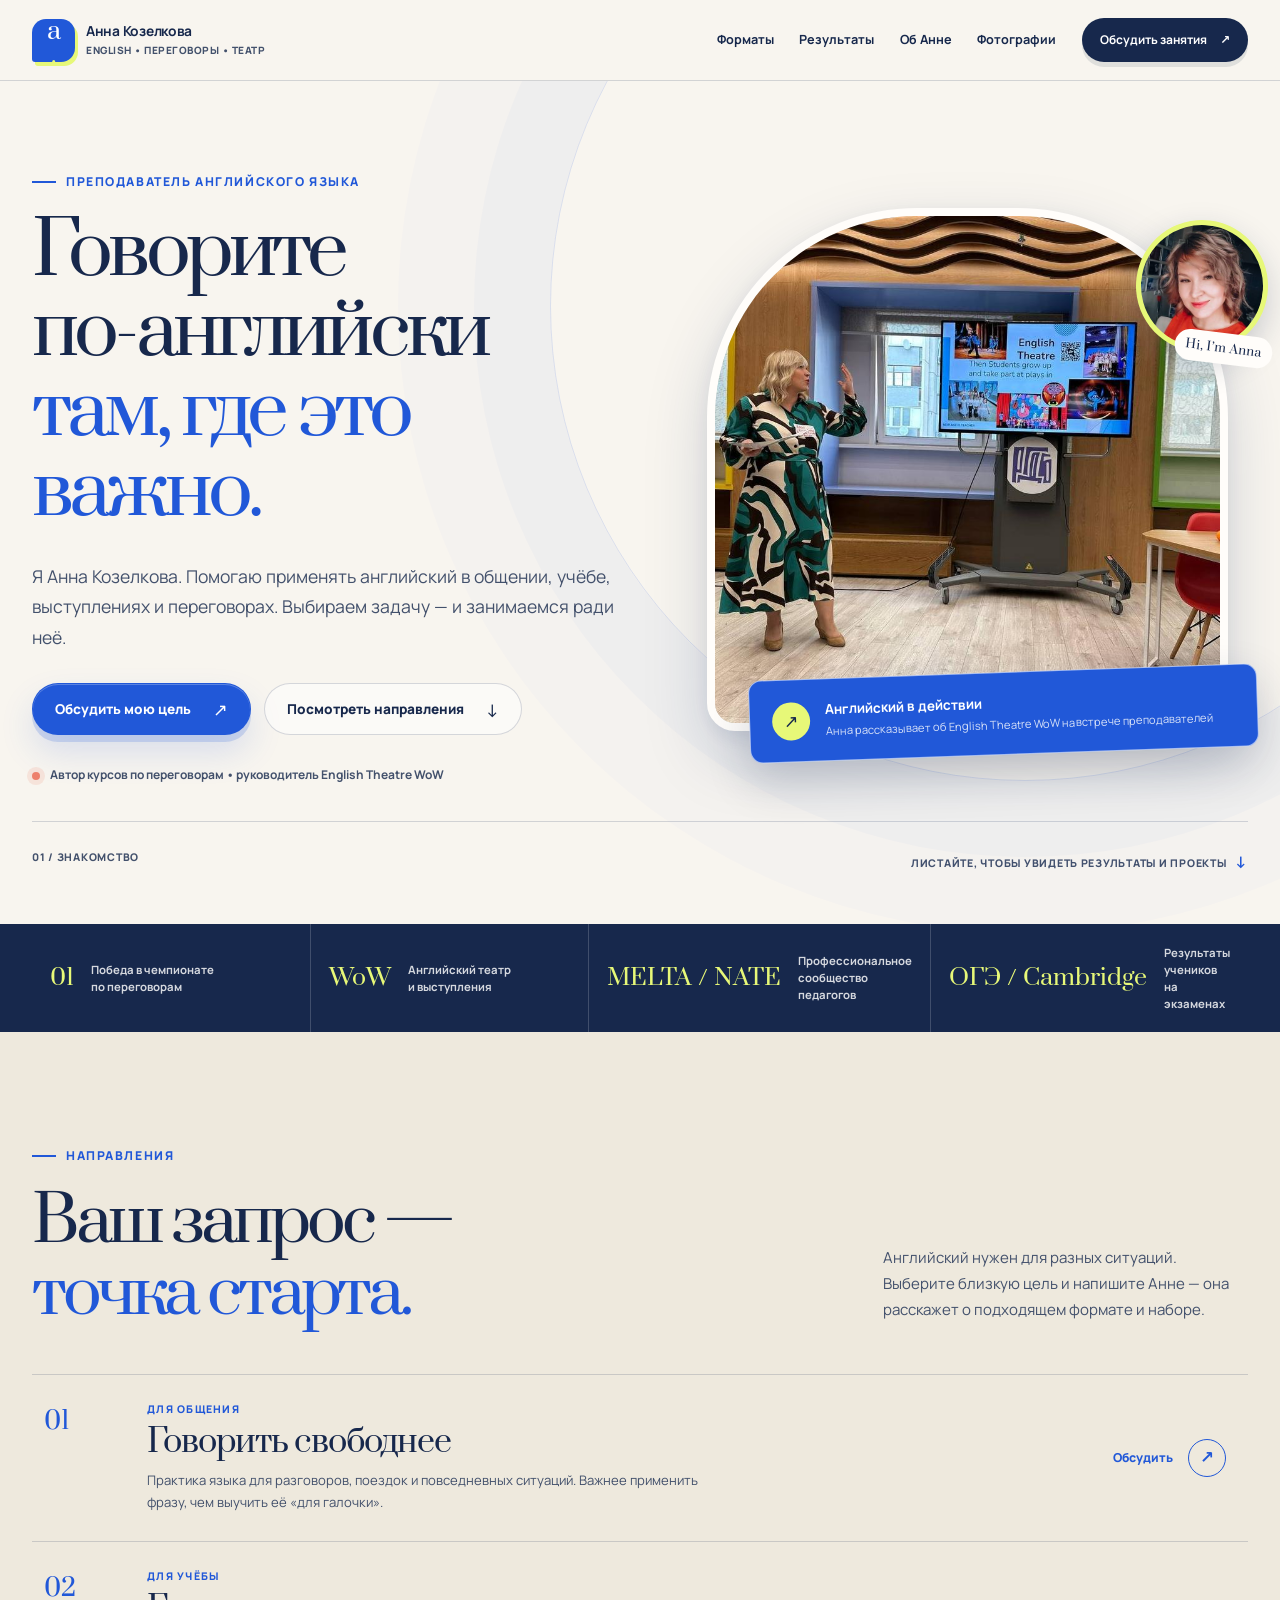
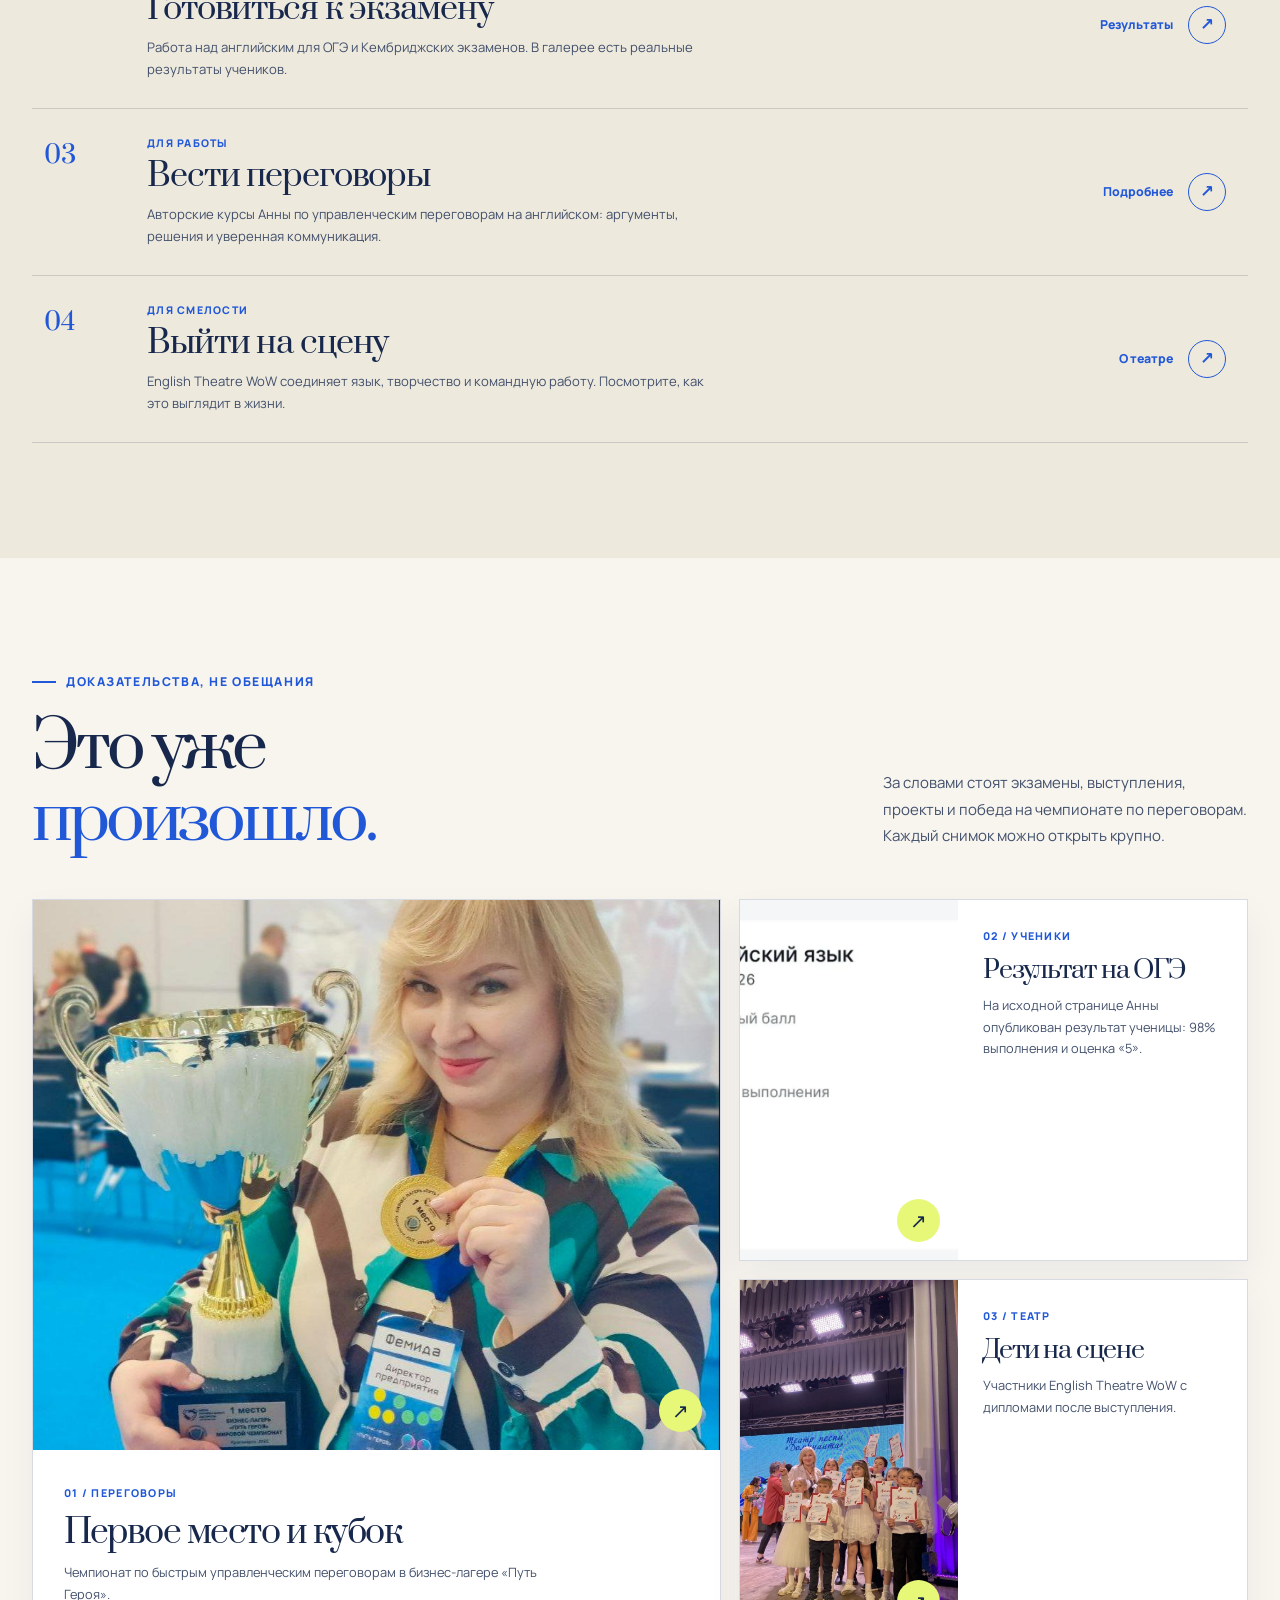
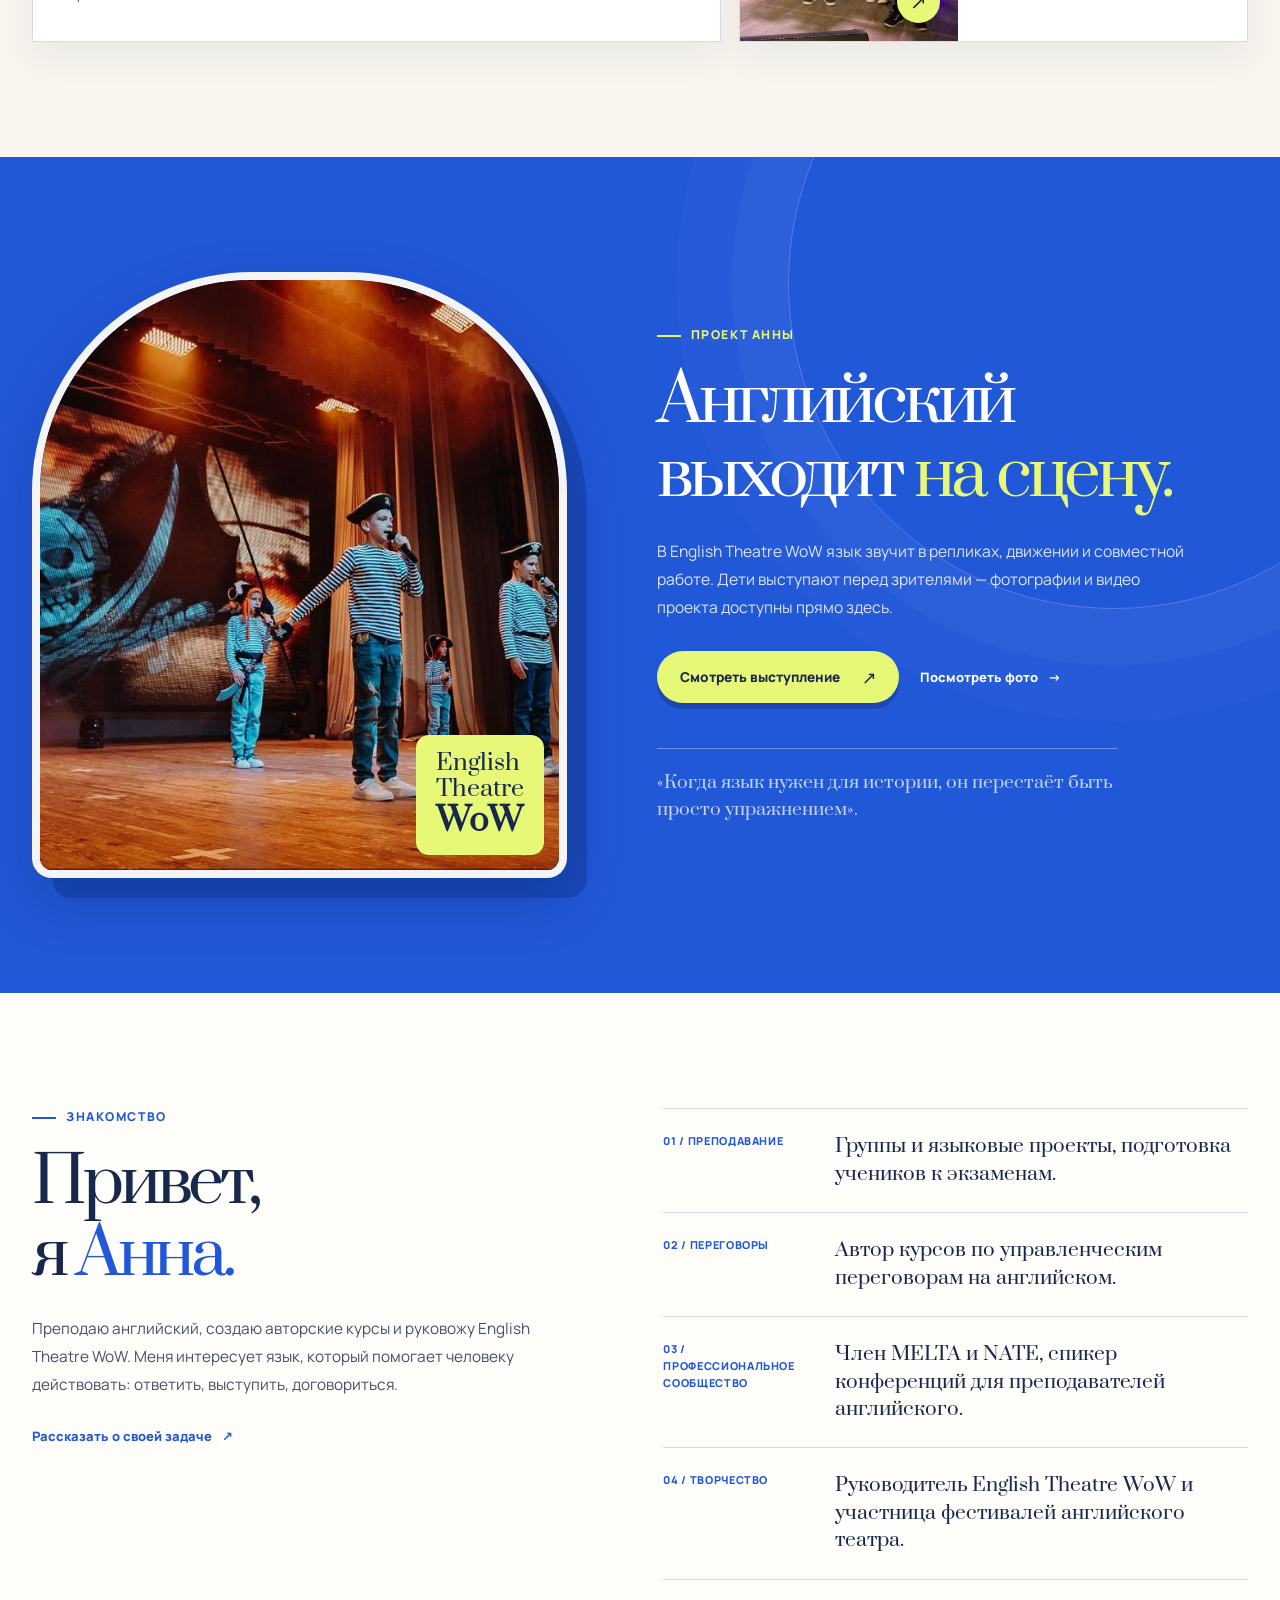
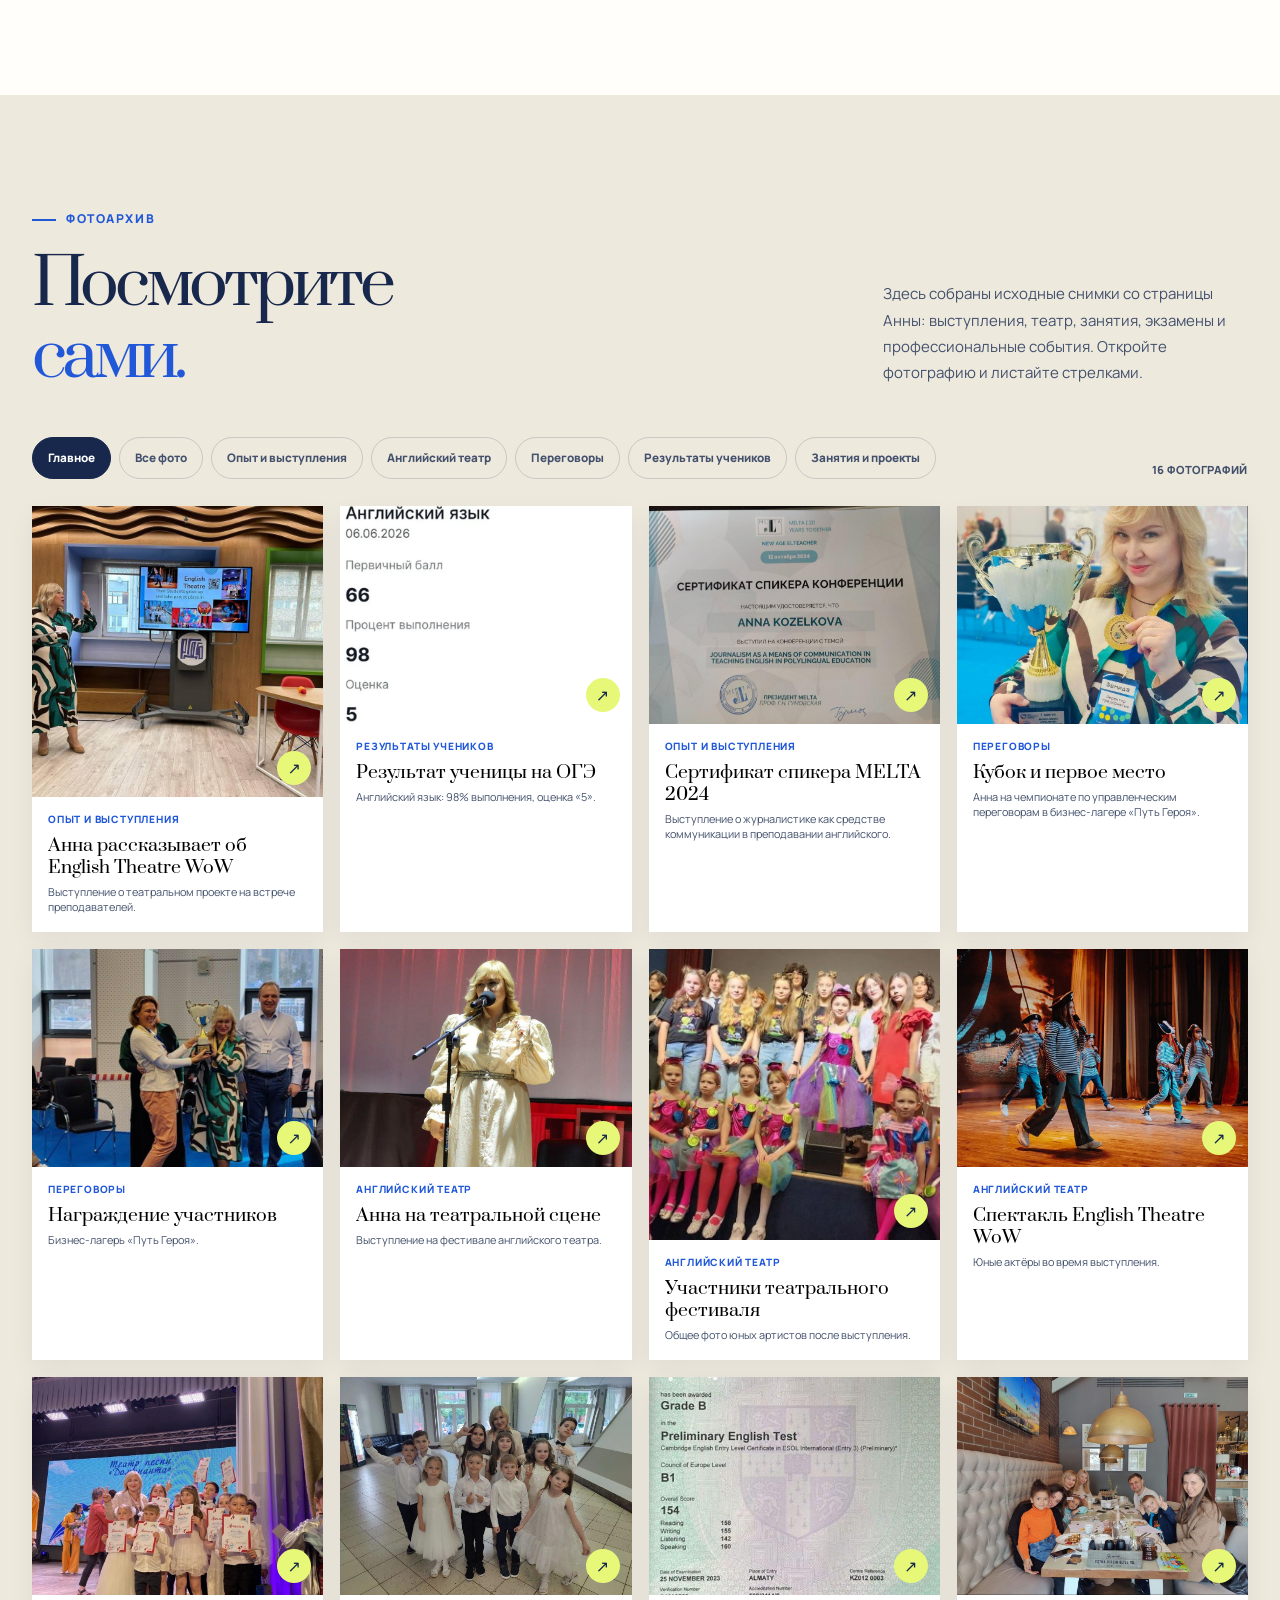
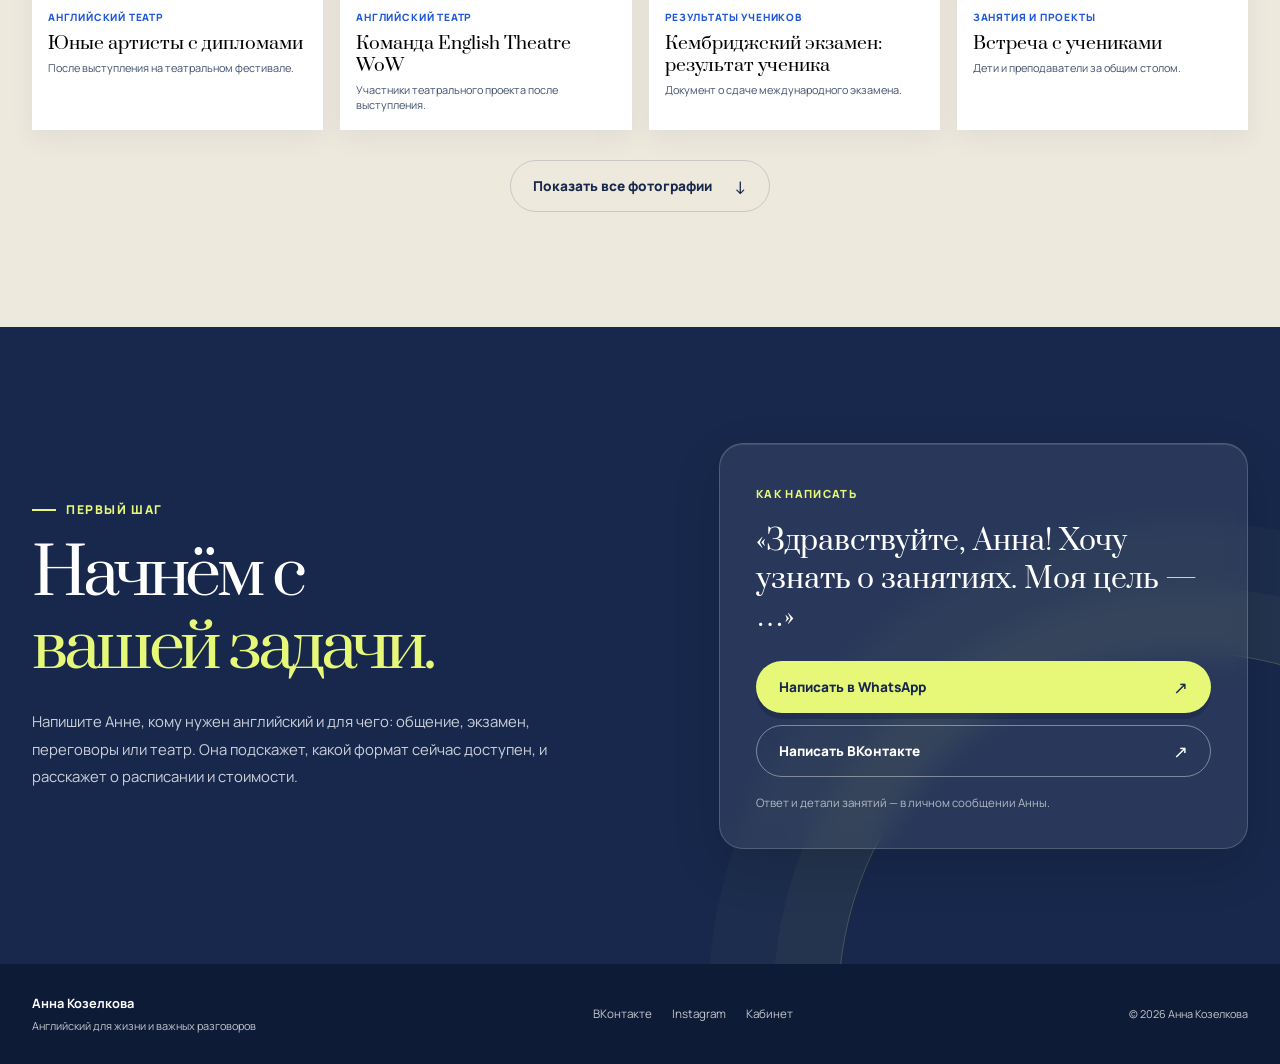
<file: index.html>
<!doctype html>
<html lang="ru">
<head>
  <meta charset="utf-8">
  <meta name="viewport" content="width=device-width, initial-scale=1">
  <meta name="theme-color" content="#182b54">
  <meta name="description" content="Анна Козелкова — преподаватель английского языка, автор курсов по переговорам и руководитель English Theatre WoW. Занятия под вашу цель, реальные проекты и результаты учеников.">
  <meta property="og:title" content="Анна Козелкова — английский для жизни и важных разговоров">
  <meta property="og:description" content="Английский для общения, экзаменов, выступлений и переговоров. Познакомьтесь с преподавателем и обсудите свой запрос.">
  <meta property="og:type" content="website">
  <meta property="og:url" content="https://shanation6.github.io/anna-kozelkova-english/">
  <meta property="og:image" content="https://shanation6.github.io/anna-kozelkova-english/photos/65716464.jpg">
  <title>Анна Козелкова — английский для жизни и важных разговоров</title>
  <link rel="canonical" href="https://shanation6.github.io/anna-kozelkova-english/">
  <link rel="icon" href="./favicon.svg" type="image/svg+xml">
  <link rel="preconnect" href="https://fonts.googleapis.com">
  <link rel="preconnect" href="https://fonts.gstatic.com" crossorigin>
  <link href="https://fonts.googleapis.com/css2?family=Manrope:wght@400;500;600;700;800&family=Prata&display=swap" rel="stylesheet">
  <link rel="stylesheet" href="./assets/site.css">
  <script src="./assets/site.js" defer></script>
</head>
<body>
  <a class="skip-link" href="#main">К содержанию</a>
  <header class="site-header">
    <div class="container header-inner">
      <a class="brand" href="#top" aria-label="Анна Козелкова, к началу страницы">
        <span class="brand-symbol" aria-hidden="true">a<span>.</span></span>
        <span class="brand-name"><strong>Анна Козелкова</strong><small>English • переговоры • театр</small></span>
      </a>
      <button class="menu-toggle" type="button" aria-controls="primary-nav" aria-expanded="false" aria-label="Открыть меню"><span></span><span></span></button>
      <nav class="primary-nav" id="primary-nav" aria-label="Навигация по сайту">
        <a href="#formats">Форматы</a>
        <a href="#results">Результаты</a>
        <a href="#about">Об Анне</a>
        <a href="#gallery">Фотографии</a>
        <a class="header-cta" href="#contact">Обсудить занятия <span aria-hidden="true">↗</span></a>
      </nav>
    </div>
  </header>

  <main id="main">
    <section class="hero" id="top" aria-labelledby="hero-title">
      <div class="hero-orbit" aria-hidden="true"></div>
      <div class="container hero-grid">
        <div class="hero-copy reveal">
          <p class="eyebrow"><span class="eyebrow-line"></span> Преподаватель английского языка</p>
          <h1 id="hero-title">Говорите<br>по-английски<br> <em>там, где это важно.</em></h1>
          <p class="hero-lead">Я Анна Козелкова. Помогаю применять английский в общении, учёбе, выступлениях и переговорах. Выбираем задачу — и занимаемся ради неё.</p>
          <div class="hero-actions">
            <a class="button button-primary" href="#contact">Обсудить мою цель <span aria-hidden="true">↗</span></a>
            <a class="button button-quiet" href="#formats">Посмотреть направления <span aria-hidden="true">↓</span></a>
          </div>
          <div class="hero-trust"><span class="trust-dot" aria-hidden="true"></span><span>Автор курсов по переговорам • руководитель English Theatre WoW</span></div>
        </div>
        <div class="hero-visual reveal" aria-label="Анна Козелкова выступает перед преподавателями">
          <div class="hero-photo-frame">
            <img src="./photos/65716464.jpg" alt="Анна Козелкова рассказывает о театральном проекте на профессиональной встрече" width="1080" height="810" fetchpriority="high">
          </div>
          <div class="hero-photo-label"><span class="label-mark" aria-hidden="true">↗</span><p><strong>Английский в действии</strong><small>Анна рассказывает об English Theatre WoW на встрече преподавателей</small></p></div>
          <div class="portrait-medallion"><img src="./photos/510bcf.jpg" alt="Портрет Анны Козелковой" width="300" height="300"><span>Hi, I’m Anna</span></div>
        </div>
      </div>
      <div class="container hero-index"><span>01 / Знакомство</span><span>Листайте, чтобы увидеть результаты и проекты <b aria-hidden="true">↓</b></span></div>
    </section>

    <section class="evidence-bar" aria-label="Опыт и достижения">
      <div class="container evidence-grid">
        <div><b>01</b><span>Победа в чемпионате<br>по переговорам</span></div>
        <div><b>WoW</b><span>Английский театр<br>и выступления</span></div>
        <div><b>MELTA / NATE</b><span>Профессиональное<br>сообщество педагогов</span></div>
        <div><b>ОГЭ / Cambridge</b><span>Результаты учеников<br>на экзаменах</span></div>
      </div>
    </section>

    <section class="section formats" id="formats" aria-labelledby="formats-title">
      <div class="container">
        <div class="section-heading reveal"><div><p class="eyebrow"><span class="eyebrow-line"></span> Направления</p><h2 id="formats-title">Ваш запрос —<br><em>точка старта.</em></h2></div><p>Английский нужен для разных ситуаций. Выберите близкую цель и напишите Анне — она расскажет о подходящем формате и наборе.</p></div>
        <div class="format-list">
          <article class="format-row reveal"><span class="format-number">01</span><div><p class="format-kicker">Для общения</p><h3>Говорить свободнее</h3><p>Практика языка для разговоров, поездок и повседневных ситуаций. Важнее применить фразу, чем выучить её «для галочки».</p></div><a href="#contact" aria-label="Обсудить занятия для общения">Обсудить <span aria-hidden="true">↗</span></a></article>
          <article class="format-row reveal"><span class="format-number">02</span><div><p class="format-kicker">Для учёбы</p><h3>Готовиться к экзамену</h3><p>Работа над английским для ОГЭ и Кембриджских экзаменов. В галерее есть реальные результаты учеников.</p></div><a href="#results" aria-label="Посмотреть результаты учеников">Результаты <span aria-hidden="true">↗</span></a></article>
          <article class="format-row reveal"><span class="format-number">03</span><div><p class="format-kicker">Для работы</p><h3>Вести переговоры</h3><p>Авторские курсы Анны по управленческим переговорам на английском: аргументы, решения и уверенная коммуникация.</p></div><a href="#negotiations" aria-label="Узнать о переговорах">Подробнее <span aria-hidden="true">↗</span></a></article>
          <article class="format-row reveal"><span class="format-number">04</span><div><p class="format-kicker">Для смелости</p><h3>Выйти на сцену</h3><p>English Theatre WoW соединяет язык, творчество и командную работу. Посмотрите, как это выглядит в жизни.</p></div><a href="#theatre" aria-label="Узнать об английском театре">О театре <span aria-hidden="true">↗</span></a></article>
        </div>
      </div>
    </section>

    <section class="section results" id="results" aria-labelledby="results-title">
      <div class="container">
        <div class="section-heading reveal"><div><p class="eyebrow"><span class="eyebrow-line"></span> Доказательства, не обещания</p><h2 id="results-title">Это уже<br><em>произошло.</em></h2></div><p>За словами стоят экзамены, выступления, проекты и победа на чемпионате по переговорам. Каждый снимок можно открыть крупно.</p></div>
        <div class="results-grid">
          <article class="result-feature reveal" id="negotiations"><button type="button" class="image-button js-open-photo" data-photo-id="photo-66241908" aria-label="Открыть фото: Анна с кубком"><img src="./photos/66241908.jpg" alt="Анна Козелкова с кубком и медалью за первое место в чемпионате по переговорам" width="963" height="963" loading="lazy"><span class="image-expand" aria-hidden="true">↗</span></button><div class="result-copy"><span class="result-index">01 / переговоры</span><h3>Первое место и кубок</h3><p>Чемпионат по быстрым управленческим переговорам в бизнес-лагере «Путь Героя».</p></div></article>
          <article class="result-small reveal"><button type="button" class="image-button js-open-photo" data-photo-id="photo-70413564" aria-label="Открыть фото: результат ОГЭ"><img src="./photos/70413564.webp" alt="Результат ученицы на ОГЭ по английскому: 98 процентов выполнения и оценка пять" width="818" height="818" loading="lazy"><span class="image-expand" aria-hidden="true">↗</span></button><div class="result-copy"><span class="result-index">02 / ученики</span><h3>Результат на ОГЭ</h3><p>На исходной странице Анны опубликован результат ученицы: 98% выполнения и оценка «5».</p></div></article>
          <article class="result-small reveal"><button type="button" class="image-button js-open-photo" data-photo-id="photo-63522350" aria-label="Открыть фото: участники English Theatre WoW"><img src="./photos/63522350.jpg" alt="Дети с дипломами после выступления в английском театре WoW" width="960" height="1280" loading="lazy"><span class="image-expand" aria-hidden="true">↗</span></button><div class="result-copy"><span class="result-index">03 / театр</span><h3>Дети на сцене</h3><p>Участники English Theatre WoW с дипломами после выступления.</p></div></article>
        </div>
      </div>
    </section>

    <section class="section theatre" id="theatre" aria-labelledby="theatre-title">
      <div class="container theatre-grid">
        <div class="theatre-media reveal"><img src="./photos/63519086.jpg" alt="Актёры English Theatre WoW выступают на сцене" width="960" height="960" loading="lazy"><span class="media-corner">English<br>Theatre<br><b>WoW</b></span></div>
        <div class="theatre-copy reveal"><p class="eyebrow"><span class="eyebrow-line"></span> Проект Анны</p><h2 id="theatre-title">Английский<br>выходит <em>на сцену.</em></h2><p>В English Theatre WoW язык звучит в репликах, движении и совместной работе. Дети выступают перед зрителями — фотографии и видео проекта доступны прямо здесь.</p><div class="theatre-actions"><a class="button button-lime" href="https://vk.com/video-211505191_456240034?list=0f509fc5e761cd5857" target="_blank" rel="noopener noreferrer">Смотреть выступление <span aria-hidden="true">↗</span></a><a class="inline-link" href="#gallery">Посмотреть фото <span aria-hidden="true">→</span></a></div><div class="theatre-quote">«Когда язык нужен для истории, он перестаёт быть просто упражнением».</div></div>
      </div>
    </section>

    <section class="section about" id="about" aria-labelledby="about-title">
      <div class="container about-grid">
        <div class="about-heading reveal"><p class="eyebrow"><span class="eyebrow-line"></span> Знакомство</p><h2 id="about-title">Привет,<br>я <em>Анна.</em></h2><p>Преподаю английский, создаю авторские курсы и руковожу English Theatre WoW. Меня интересует язык, который помогает человеку действовать: ответить, выступить, договориться.</p><a class="inline-link" href="#contact">Рассказать о своей задаче <span aria-hidden="true">↗</span></a></div>
        <div class="about-notes reveal"><div class="note-row"><span>01 / преподавание</span><p>Группы и языковые проекты, подготовка учеников к экзаменам.</p></div><div class="note-row"><span>02 / переговоры</span><p>Автор курсов по управленческим переговорам на английском.</p></div><div class="note-row"><span>03 / профессиональное сообщество</span><p>Член MELTA и NATE, спикер конференций для преподавателей английского.</p></div><div class="note-row"><span>04 / творчество</span><p>Руководитель English Theatre WoW и участница фестивалей английского театра.</p></div></div>
      </div>
    </section>

    <section class="section gallery-section" id="gallery" aria-labelledby="gallery-title">
      <div class="container">
        <div class="section-heading reveal"><div><p class="eyebrow"><span class="eyebrow-line"></span> Фотоархив</p><h2 id="gallery-title">Посмотрите<br><em>сами.</em></h2></div><p>Здесь собраны исходные снимки со страницы Анны: выступления, театр, занятия, экзамены и профессиональные события. Откройте фотографию и листайте стрелками.</p></div>
        <div class="gallery-toolbar"><div id="gallery-filters" class="gallery-filters" role="group" aria-label="Фильтр фотографий"></div><span id="gallery-count" class="gallery-count"></span></div>
        <div id="gallery-grid" class="gallery-grid" aria-live="polite"><p class="gallery-loading">Загружаем фотографии…</p></div>
        <div class="gallery-more-wrap"><button id="gallery-more" class="button button-outline" type="button" hidden>Показать все фотографии <span aria-hidden="true">↓</span></button></div>
      </div>
    </section>

    <section class="section contact" id="contact" aria-labelledby="contact-title">
      <div class="container contact-grid"><div class="reveal"><p class="eyebrow"><span class="eyebrow-line"></span> Первый шаг</p><h2 id="contact-title">Начнём с<br><em>вашей задачи.</em></h2><p>Напишите Анне, кому нужен английский и для чего: общение, экзамен, переговоры или театр. Она подскажет, какой формат сейчас доступен, и расскажет о расписании и стоимости.</p></div><div class="contact-panel reveal"><span class="contact-panel-label">Как написать</span><p>«Здравствуйте, Анна! Хочу узнать о занятиях. Моя цель — …»</p><div class="contact-buttons"><a class="button button-lime" href="https://wa.me/79835732053?text=%D0%97%D0%B4%D1%80%D0%B0%D0%B2%D1%81%D1%82%D0%B2%D1%83%D0%B9%D1%82%D0%B5%2C%20%D0%90%D0%BD%D0%BD%D0%B0%21%20%D0%A5%D0%BE%D1%87%D1%83%20%D1%83%D0%B7%D0%BD%D0%B0%D1%82%D1%8C%20%D0%BE%20%D0%B7%D0%B0%D0%BD%D1%8F%D1%82%D0%B8%D1%8F%D1%85.%20%D0%9C%D0%BE%D1%8F%20%D1%86%D0%B5%D0%BB%D1%8C%20%E2%80%94%20" target="_blank" rel="noopener noreferrer">Написать в WhatsApp <span aria-hidden="true">↗</span></a><a class="button button-ghost" href="https://vk.me/ann.english" target="_blank" rel="noopener noreferrer">Написать ВКонтакте <span aria-hidden="true">↗</span></a></div><small>Ответ и детали занятий — в личном сообщении Анны.</small></div></div>
    </section>
  </main>

  <footer class="site-footer"><div class="container footer-inner"><div><strong>Анна Козелкова</strong><span>Английский для жизни и важных разговоров</span></div><div class="footer-links"><a href="https://vk.me/ann.english" target="_blank" rel="noopener noreferrer">ВКонтакте</a><a href="https://instagram.com/annette.english_/" target="_blank" rel="noopener noreferrer">Instagram</a><a href="./admin/">Кабинет</a></div><small>© <span id="current-year">2026</span> Анна Козелкова</small></div></footer>

  <div class="lightbox" id="lightbox" role="dialog" aria-modal="true" aria-label="Просмотр фотографии" hidden>
    <div class="lightbox-backdrop" data-close-lightbox></div>
    <div class="lightbox-shell"><button class="lightbox-close" type="button" aria-label="Закрыть просмотр" data-close-lightbox>×</button><div class="lightbox-image-wrap"><button class="lightbox-arrow lightbox-prev" type="button" aria-label="Предыдущая фотография">←</button><img id="lightbox-image" alt=""><button class="lightbox-arrow lightbox-next" type="button" aria-label="Следующая фотография">→</button></div><div class="lightbox-meta"><div><span id="lightbox-category"></span><h3 id="lightbox-title"></h3><p id="lightbox-description"></p></div><span id="lightbox-position"></span></div></div>
  </div>
</body>
</html>
</file>
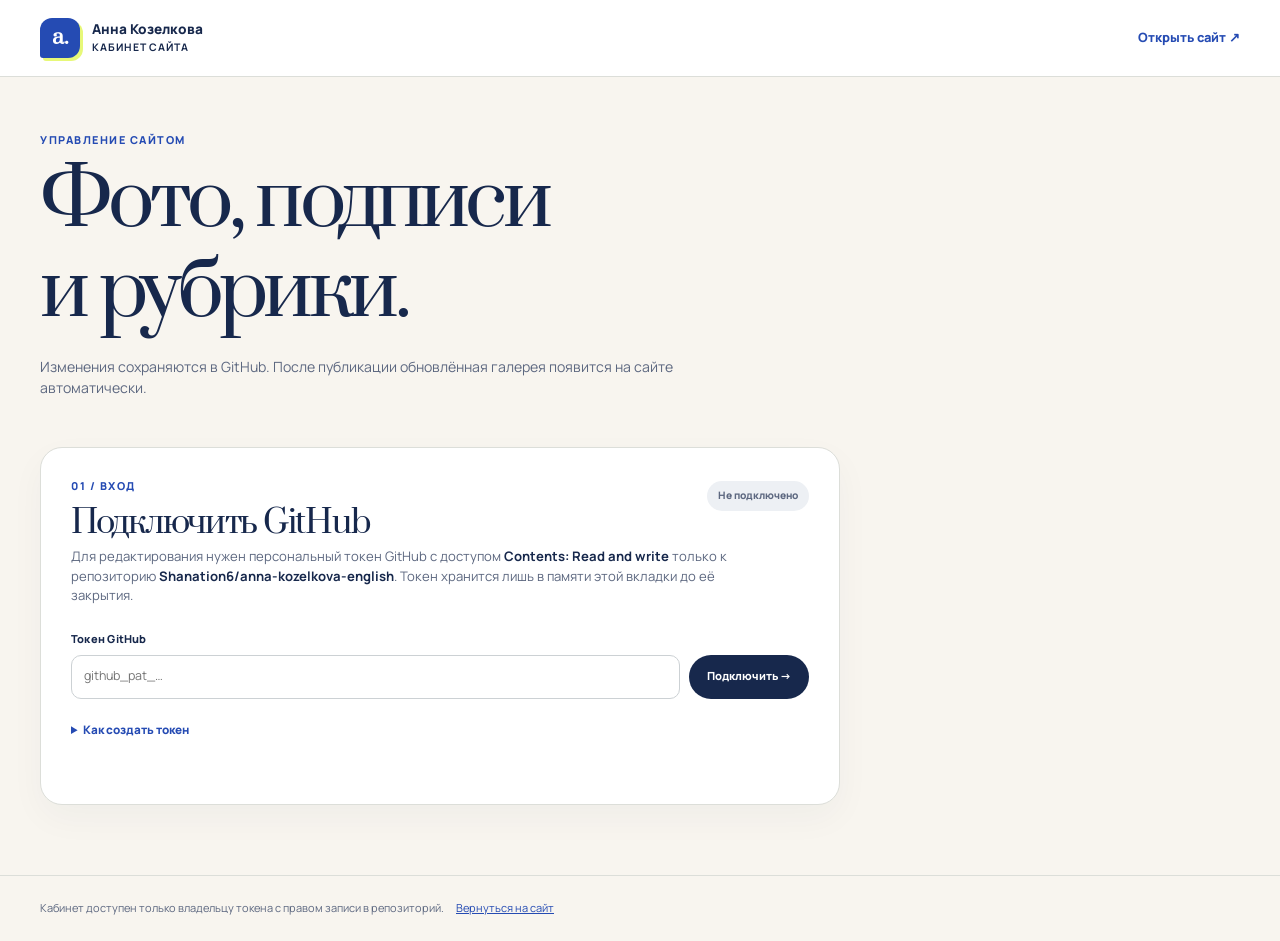
<file: admin/index.html>
<!doctype html>
<html lang="ru">
<head>
  <meta charset="utf-8">
  <meta name="viewport" content="width=device-width, initial-scale=1">
  <meta name="theme-color" content="#182b54">
  <meta name="robots" content="noindex,nofollow">
  <title>Кабинет — Анна Козелкова</title>
  <link rel="icon" href="../favicon.svg" type="image/svg+xml">
  <link rel="preconnect" href="https://fonts.googleapis.com">
  <link rel="preconnect" href="https://fonts.gstatic.com" crossorigin>
  <link href="https://fonts.googleapis.com/css2?family=Manrope:wght@400;500;600;700;800&family=Prata&display=swap" rel="stylesheet">
  <link rel="stylesheet" href="./admin.css">
  <script src="./admin.js" defer></script>
</head>
<body>
  <header class="admin-header"><div class="wrap header-inner"><a href="../" class="brand"><span class="brand-mark">a.</span><span>Анна Козелкова<br><small>Кабинет сайта</small></span></a><a class="view-site" href="../" target="_blank" rel="noopener">Открыть сайт ↗</a></div></header>
  <main class="wrap">
    <section class="intro"><p class="eyebrow">Управление сайтом</p><h1>Фото, подписи<br>и рубрики.</h1><p>Изменения сохраняются в GitHub. После публикации обновлённая галерея появится на сайте автоматически.</p></section>

    <section class="panel connect" id="connect-panel" aria-labelledby="connect-title">
      <div class="panel-heading"><div><p class="eyebrow">01 / Вход</p><h2 id="connect-title">Подключить GitHub</h2></div><span class="status-pill" id="connection-status">Не подключено</span></div>
      <p>Для редактирования нужен персональный токен GitHub с доступом <strong>Contents: Read and write</strong> только к репозиторию <strong>Shanation6/anna-kozelkova-english</strong>. Токен хранится лишь в памяти этой вкладки до её закрытия.</p>
      <form id="connect-form" class="connect-form"><label for="token">Токен GitHub</label><div class="input-row"><input id="token" name="token" type="password" autocomplete="off" spellcheck="false" required placeholder="github_pat_…"><button class="button button-dark" type="submit">Подключить →</button></div></form>
      <details class="help"><summary>Как создать токен</summary><ol><li>Откройте <a href="https://github.com/settings/personal-access-tokens/new" target="_blank" rel="noopener noreferrer">настройки токенов GitHub</a>.</li><li>Выберите владельца аккаунта и доступ только к <strong>anna-kozelkova-english</strong>.</li><li>В Repository permissions установите <strong>Contents → Read and write</strong>.</li><li>Создайте токен и вставьте его в поле выше. Никому его не отправляйте.</li></ol></details>
      <p id="connect-message" class="message" role="status" aria-live="polite"></p>
    </section>

    <div id="editor" hidden>
      <div class="editor-top"><div><p class="eyebrow">02 / Редактор</p><h2>Галерея</h2><p id="editor-count"></p></div><div class="editor-actions"><button id="disconnect" type="button" class="button button-quiet">Отключиться</button><button id="save" type="button" class="button button-dark">Опубликовать изменения ↗</button></div></div>
      <p id="save-message" class="message" role="status" aria-live="polite"></p>

      <div class="editor-layout">
        <div class="editor-main">
          <section class="panel upload-panel"><div class="panel-heading"><div><p class="eyebrow">Новая фотография</p><h3>Добавить фото</h3></div></div><div class="upload-grid"><label class="upload-drop" for="upload-file"><input id="upload-file" type="file" accept="image/jpeg,image/png,image/webp"><span id="upload-label">Выбрать JPG, PNG или WebP</span><small>До 5 МБ. Новый снимок появится в галерее после публикации.</small></label><div><label for="upload-title">Подпись</label><input id="upload-title" type="text" maxlength="120" placeholder="Что на фотографии"><label for="upload-category">Рубрика</label><select id="upload-category"></select><button id="add-photo" type="button" class="button button-lime">Добавить в галерею +</button></div></div></section>
          <section class="panel photos-panel"><div class="panel-heading"><div><p class="eyebrow">Фотографии</p><h3>Редактировать снимки</h3></div><label class="filter-label">Показать <select id="photo-filter"></select></label></div><p class="editor-hint">Фотографии в основных блоках можно заменить. Удаление для них отключено, чтобы на сайте не появились пустые места.</p><div id="photo-list" class="photo-list"></div></section>
        </div>
        <aside class="panel categories-panel"><p class="eyebrow">Рубрики</p><h3>Категории</h3><p>Меняйте названия, добавляйте новые или удаляйте пустые рубрики.</p><div id="category-list"></div><form id="add-category-form" class="add-category-form"><label for="new-category">Новая рубрика</label><input id="new-category" type="text" maxlength="50" required placeholder="Например, Мероприятия"><button class="button button-outline" type="submit">Добавить рубрику +</button></form></aside>
      </div>
    </div>
  </main>
  <footer class="admin-footer"><div class="wrap">Кабинет доступен только владельцу токена с правом записи в репозиторий. <a href="../">Вернуться на сайт</a></div></footer>
</body>
</html>
</file>
<file: assets/site.css>
:root{--paper:#f8f5ef;--paper-2:#eee9dd;--ink:#17284c;--ink-2:#43516c;--blue:#2158d8;--blue-dark:#173ca5;--lime:#e7f878;--coral:#ed806c;--line:rgba(23,40,76,.17);--white:#fffdfa;--font-body:Manrope,system-ui,-apple-system,"Segoe UI",sans-serif;--font-display:Prata,Georgia,serif;--ease:cubic-bezier(.2,.78,.22,1)}
*{box-sizing:border-box}html{scroll-behavior:smooth;scroll-padding-top:94px}body{margin:0;overflow-x:hidden;background:var(--paper);color:var(--ink);font-family:var(--font-body);line-height:1.55}body.lightbox-open{overflow:hidden}img{display:block;max-width:100%}button,input,select,textarea{font:inherit}button,a{-webkit-tap-highlight-color:transparent}button{cursor:pointer}a{color:inherit}::selection{background:var(--lime);color:var(--ink)}:focus-visible{outline:3px solid var(--coral);outline-offset:4px}.container{width:min(1240px,calc(100% - 64px));margin-inline:auto}.skip-link{position:absolute;z-index:80;top:-80px;left:12px;padding:12px 18px;background:var(--lime);color:var(--ink)}.skip-link:focus{top:12px}.eyebrow{display:flex;align-items:center;gap:10px;margin:0 0 20px;color:var(--blue);font-size:.76rem;font-weight:800;letter-spacing:.13em;text-transform:uppercase}.eyebrow-line{display:inline-block;width:24px;height:2px;background:currentColor}
.site-header{position:sticky;z-index:40;top:0;border-bottom:1px solid var(--line);background:rgba(248,245,239,.9);backdrop-filter:blur(16px)}.header-inner{display:flex;min-height:80px;align-items:center;justify-content:space-between;gap:24px}.brand{display:flex;align-items:center;gap:11px;text-decoration:none}.brand-symbol{display:grid;width:43px;height:43px;place-items:center;border-radius:14px 14px 14px 3px;background:var(--blue);box-shadow:3px 4px 0 var(--lime);color:#fff;font-family:var(--font-display);font-size:1.55rem;line-height:1}.brand-symbol span{color:var(--lime)}.brand-name{display:grid;line-height:1.18}.brand-name strong{font-size:.86rem;letter-spacing:-.02em}.brand-name small{margin-top:5px;color:var(--ink-2);font-size:.63rem;font-weight:800;letter-spacing:.05em;text-transform:uppercase}.primary-nav{display:flex;align-items:center;gap:clamp(15px,2vw,30px)}.primary-nav>a{font-size:.79rem;font-weight:700;text-decoration:none;transition:color .2s}.primary-nav>a:hover{color:var(--blue)}.primary-nav .header-cta{display:inline-flex;min-height:44px;align-items:center;gap:13px;padding:0 18px;border-radius:999px;background:var(--ink);color:#fff;font-size:.75rem;box-shadow:0 5px 0 rgba(23,40,76,.11);transition:background .2s,transform .2s}.primary-nav .header-cta:hover{background:var(--blue);color:#fff;transform:translateY(-2px)}.menu-toggle{display:none;width:46px;height:46px;align-items:center;justify-content:center;flex-direction:column;gap:5px;border:1px solid var(--line);border-radius:50%;background:transparent}.menu-toggle span{width:18px;height:2px;background:var(--ink)}
.hero{position:relative;padding:70px 0 23px;overflow:hidden}.hero-orbit{position:absolute;top:-250px;right:-220px;width:950px;height:950px;border:1px solid rgba(33,88,216,.14);border-radius:50%;box-shadow:0 0 0 76px rgba(33,88,216,.025),0 0 0 152px rgba(33,88,216,.015);pointer-events:none}.hero-grid{position:relative;display:grid;grid-template-columns:1.03fr .97fr;align-items:center;gap:clamp(40px,6vw,82px)}.hero-copy{position:relative;z-index:2;padding:22px 0 36px}.hero h1{max-width:720px;margin:0 0 28px;font-family:var(--font-display);font-size:clamp(3.15rem,5.8vw,6.2rem);font-weight:400;letter-spacing:-.065em;line-height:1.08}.hero h1 em,.section h2 em{color:var(--blue);font-style:normal}.hero-lead{max-width:600px;margin:0;color:var(--ink-2);font-size:clamp(1rem,1.45vw,1.1rem);line-height:1.74}.hero-actions{display:flex;flex-wrap:wrap;gap:13px;margin-top:31px}.button{display:inline-flex;min-height:52px;align-items:center;justify-content:center;gap:22px;padding:0 22px;border:1px solid transparent;border-radius:999px;font-size:.85rem;font-weight:800;line-height:1.2;text-align:center;text-decoration:none;transition:transform .25s var(--ease),box-shadow .25s var(--ease),background .25s,border-color .25s,color .25s}.button span{font-size:1.1rem;font-weight:500;transition:transform .25s var(--ease)}.button:hover span{transform:translate(3px,-3px)}.button:active{transform:translateY(2px) scale(.99)}.button-primary{color:#fff;background:var(--blue);box-shadow:0 7px 0 rgba(33,88,216,.18),0 17px 34px rgba(33,88,216,.15),inset 0 1px rgba(255,255,255,.25)}.button-primary:hover{background:var(--blue-dark);box-shadow:0 4px 0 rgba(33,88,216,.18),0 10px 24px rgba(33,88,216,.18);transform:translateY(3px)}.button-quiet{border-color:var(--line);color:var(--ink);background:rgba(255,255,255,.48)}.button-quiet:hover,.button-outline:hover{border-color:var(--ink);background:#fff}.button-outline{border-color:var(--line);background:transparent;color:var(--ink)}.button-lime{background:var(--lime);color:var(--ink);box-shadow:0 6px 0 rgba(7,20,56,.24)}.button-lime:hover{background:#f1ffaa;transform:translateY(3px);box-shadow:0 3px 0 rgba(7,20,56,.24)}.button-ghost{border-color:rgba(255,255,255,.4);color:#fff;background:transparent}.button-ghost:hover{background:rgba(255,255,255,.09)}.hero-trust{display:flex;align-items:flex-start;gap:10px;max-width:450px;margin-top:31px;color:var(--ink-2);font-size:.75rem;font-weight:700}.trust-dot{width:8px;height:8px;flex:none;margin-top:.43em;border-radius:50%;background:var(--coral);box-shadow:0 0 0 5px rgba(237,128,108,.16)}.hero-visual{position:relative;min-height:555px}.hero-photo-frame{position:absolute;inset:0 20px 32px 12px;overflow:hidden;border:8px solid var(--white);border-radius:210px 210px 28px 28px;background:#d4d6d0;box-shadow:0 26px 64px rgba(15,39,93,.17),0 5px 18px rgba(15,39,93,.07)}.hero-photo-frame img{width:100%;height:100%;object-fit:cover;object-position:27% center;transition:transform .8s var(--ease)}.hero-photo-frame:hover img{transform:scale(1.035)}.hero-photo-label{position:absolute;right:-10px;bottom:8px;left:54px;display:flex;align-items:center;gap:15px;min-height:83px;padding:14px 22px;border:1px solid rgba(255,255,255,.6);border-radius:13px;background:var(--blue);box-shadow:0 18px 45px rgba(23,40,76,.2);color:#fff;transform:rotate(-2deg)}.label-mark{display:grid;width:38px;height:38px;flex:none;place-items:center;border-radius:50%;background:var(--lime);color:var(--ink);font-size:1.1rem}.hero-photo-label p{margin:0;line-height:1.4}.hero-photo-label strong,.hero-photo-label small{display:block}.hero-photo-label strong{font-size:.85rem}.hero-photo-label small{margin-top:4px;color:rgba(255,255,255,.82);font-size:.7rem}.portrait-medallion{position:absolute;top:12px;right:-20px;width:132px;height:132px;padding:5px;border-radius:50%;background:var(--lime);box-shadow:0 13px 32px rgba(23,40,76,.21);transform:rotate(7deg)}.portrait-medallion img{width:100%;height:100%;border-radius:50%;object-fit:cover}.portrait-medallion span{position:absolute;right:-12px;bottom:-9px;display:block;padding:6px 11px;border-radius:99px;background:var(--white);color:var(--ink);font-family:var(--font-display);font-size:.76rem;white-space:nowrap}.hero-index{display:flex;justify-content:space-between;gap:16px;padding-block:27px;border-top:1px solid var(--line);color:var(--ink-2);font-size:.66rem;font-weight:800;letter-spacing:.07em;text-transform:uppercase}.hero-index b{margin-left:6px;color:var(--blue);font-size:1rem}
.evidence-bar{background:var(--ink);color:#fff}.evidence-grid{display:grid;grid-template-columns:repeat(4,1fr)}.evidence-grid>div{display:flex;min-height:104px;align-items:center;gap:17px;padding:20px 18px;border-right:1px solid rgba(255,255,255,.18)}.evidence-grid>div:last-child{border-right:0}.evidence-grid b{color:var(--lime);font-family:var(--font-display);font-size:1.45rem;font-weight:400;white-space:nowrap}.evidence-grid span{color:rgba(255,255,255,.82);font-size:.71rem;font-weight:700;line-height:1.5}.section{padding:clamp(78px,9vw,128px) 0}.section-heading{display:flex;align-items:end;justify-content:space-between;gap:48px;margin-bottom:43px}.section h2{margin:0;font-family:var(--font-display);font-size:clamp(3rem,5vw,5.1rem);font-weight:400;letter-spacing:-.065em;line-height:1.13}.section-heading>p{max-width:365px;margin:0 0 7px;color:var(--ink-2);font-size:.94rem;line-height:1.75}.formats{background:var(--paper-2)}.format-list{border-top:1px solid var(--line)}.format-row{display:grid;grid-template-columns:75px 1fr auto;align-items:center;gap:28px;min-height:167px;padding:22px 12px;border-bottom:1px solid var(--line);transition:background .25s,padding-left .25s}.format-row:hover{padding-left:22px;background:rgba(255,255,255,.36)}.format-number{align-self:start;margin-top:5px;color:var(--blue);font-family:var(--font-display);font-size:1.55rem}.format-kicker{margin:0 0 5px;color:var(--blue);font-size:.66rem;font-weight:800;letter-spacing:.12em;text-transform:uppercase}.format-row h3{margin:0;font-family:var(--font-display);font-size:clamp(1.7rem,2.5vw,2.3rem);font-weight:400;letter-spacing:-.035em;line-height:1.2}.format-row div>p:last-child{max-width:580px;margin:9px 0 0;color:var(--ink-2);font-size:.82rem;line-height:1.65}.format-row>a{display:inline-flex;min-height:46px;align-items:center;gap:15px;padding:0 10px;color:var(--blue);font-size:.77rem;font-weight:800;text-decoration:none;white-space:nowrap}.format-row>a span{display:grid;width:38px;height:38px;place-items:center;border:1px solid currentColor;border-radius:50%;font-size:1.05rem;transition:background .2s,color .2s,transform .2s}.format-row>a:hover span{background:var(--blue);color:#fff;transform:rotate(45deg)}
.results{background:var(--paper)}.results-grid{display:grid;grid-template-columns:1.15fr .85fr;grid-template-rows:repeat(2,1fr);gap:18px}.result-feature{grid-row:span 2}.result-feature,.result-small{position:relative;min-width:0;overflow:hidden;background:#fff;border:1px solid var(--line);box-shadow:0 15px 34px rgba(23,40,76,.055)}.result-feature .image-button{height:550px}.result-small{display:grid;grid-template-columns:43% 57%;min-height:265px}.result-small .image-button{height:100%}.image-button{position:relative;display:block;width:100%;padding:0;overflow:hidden;border:0;background:#d4d1c8;text-align:left}.image-button img{width:100%;height:100%;object-fit:cover;transition:transform .6s var(--ease)}.image-button:hover img{transform:scale(1.04)}.image-expand{position:absolute;right:18px;bottom:18px;display:grid;width:43px;height:43px;place-items:center;border-radius:50%;background:var(--lime);color:var(--ink);font-size:1.25rem;transition:transform .2s}.image-button:hover .image-expand{transform:rotate(45deg)}.result-copy{padding:22px 25px}.result-feature .result-copy{padding:29px 31px 35px}.result-index{color:var(--blue);font-size:.67rem;font-weight:800;letter-spacing:.12em;text-transform:uppercase}.result-copy h3{margin:9px 0;font-family:var(--font-display);font-size:clamp(1.65rem,2.6vw,2.45rem);font-weight:400;letter-spacing:-.045em;line-height:1.2}.result-small .result-copy h3{font-size:1.55rem}.result-copy p{max-width:520px;margin:0;color:var(--ink-2);font-size:.8rem;line-height:1.7}
.theatre{position:relative;overflow:hidden;background:var(--blue);color:#fff}.theatre:before{position:absolute;top:-200px;right:-160px;width:650px;height:650px;border:1px solid rgba(255,255,255,.22);border-radius:50%;box-shadow:0 0 0 56px rgba(255,255,255,.03),0 0 0 112px rgba(255,255,255,.02);content:""}.theatre-grid{position:relative;display:grid;grid-template-columns:.95fr 1.05fr;align-items:center;gap:clamp(40px,7vw,95px)}.theatre-media{position:relative;min-height:590px;overflow:hidden;border:8px solid rgba(255,255,255,.95);border-radius:220px 220px 20px 20px;background:#0b2448;box-shadow:20px 20px 0 rgba(9,42,121,.35),0 22px 55px rgba(5,25,78,.23)}.theatre-media img{width:100%;height:590px;object-fit:cover;object-position:center}.media-corner{position:absolute;right:15px;bottom:15px;padding:15px 20px;border-radius:13px;background:var(--lime);color:var(--ink);font-family:var(--font-display);font-size:1.45rem;line-height:1.15}.media-corner b{font-size:2rem}.theatre .eyebrow{color:var(--lime)}.theatre h2{font-size:clamp(3rem,5.1vw,5.5rem)}.theatre h2 em{color:var(--lime)}.theatre-copy>p:not(.eyebrow){max-width:540px;margin:24px 0 0;color:rgba(255,255,255,.84);font-size:.98rem;line-height:1.8}.theatre-actions{display:flex;flex-wrap:wrap;align-items:center;gap:21px;margin-top:30px}.inline-link{display:inline-flex;min-height:44px;align-items:center;gap:10px;color:var(--blue);font-size:.81rem;font-weight:800;text-decoration:none}.inline-link span{transition:transform .2s}.inline-link:hover span{transform:translate(4px,-2px)}.theatre .inline-link{color:#fff}.theatre-quote{max-width:460px;margin-top:45px;padding-top:20px;border-top:1px solid rgba(255,255,255,.35);color:rgba(255,255,255,.74);font-family:var(--font-display);font-size:1.1rem;line-height:1.55}
.about{background:#fffefa}.about-grid{display:grid;grid-template-columns:.95fr 1.05fr;gap:clamp(45px,8vw,120px)}.about-heading>p:not(.eyebrow){max-width:520px;margin:23px 0 15px;color:var(--ink-2);font-size:.96rem;line-height:1.84}.about-notes{border-top:1px solid var(--line)}.note-row{display:grid;grid-template-columns:150px 1fr;gap:22px;padding:24px 0;border-bottom:1px solid var(--line)}.note-row span{color:var(--blue);font-size:.68rem;font-weight:800;letter-spacing:.06em;text-transform:uppercase}.note-row p{margin:0;color:var(--ink);font-family:var(--font-display);font-size:1.2rem;line-height:1.43}
.gallery-section{background:var(--paper-2)}.gallery-toolbar{display:flex;align-items:end;justify-content:space-between;gap:15px;margin-bottom:27px}.gallery-filters{display:flex;flex-wrap:wrap;gap:8px}.filter-chip{min-height:42px;padding:0 15px;border:1px solid var(--line);border-radius:999px;background:transparent;color:var(--ink-2);font-size:.73rem;font-weight:800;transition:background .2s,border-color .2s,color .2s}.filter-chip:hover,.filter-chip[aria-pressed="true"]{border-color:var(--ink);background:var(--ink);color:#fff}.gallery-count{flex:none;color:var(--ink-2);font-size:.7rem;font-weight:800;letter-spacing:.05em;text-transform:uppercase}.gallery-grid{display:grid;grid-template-columns:repeat(4,minmax(0,1fr));gap:17px}.gallery-card{min-width:0;margin:0;background:#fff;box-shadow:0 9px 24px rgba(23,40,76,.06)}.gallery-card-button{display:block;width:100%;padding:0;border:0;background:transparent;text-align:left}.gallery-image{position:relative;display:block;aspect-ratio:4/3;overflow:hidden;background:#c8cbd0}.gallery-card:nth-child(6n+1) .gallery-image{aspect-ratio:1/1}.gallery-image img{width:100%;height:100%;object-fit:cover;transition:transform .55s var(--ease)}.gallery-card-button:hover img{transform:scale(1.05)}.gallery-card-button:hover .gallery-expand{transform:rotate(45deg)}.gallery-expand{position:absolute;right:12px;bottom:12px;display:grid;width:34px;height:34px;place-items:center;border-radius:50%;background:var(--lime);color:var(--ink);font-size:1rem;transition:transform .2s}.gallery-caption{display:block;min-height:115px;padding:15px 16px 17px}.gallery-caption small{display:block;margin-bottom:7px;color:var(--blue);font-size:.63rem;font-weight:800;letter-spacing:.08em;text-transform:uppercase}.gallery-caption strong{display:-webkit-box;overflow:hidden;-webkit-line-clamp:2;-webkit-box-orient:vertical;font-family:var(--font-display);font-size:1.1rem;font-weight:400;line-height:1.25}.gallery-caption em{display:-webkit-box;overflow:hidden;-webkit-line-clamp:2;-webkit-box-orient:vertical;margin-top:5px;color:var(--ink-2);font-size:.68rem;font-style:normal;line-height:1.45}.gallery-more-wrap{text-align:center;margin-top:30px}.gallery-loading,.gallery-empty,.gallery-error{grid-column:1/-1;padding:40px;border:1px dashed var(--line);color:var(--ink-2);text-align:center}.gallery-error{color:#8e261d}
.contact{position:relative;overflow:hidden;background:var(--ink);color:#fff}.contact:after{position:absolute;right:-260px;bottom:-390px;width:700px;height:700px;border:1px solid rgba(231,248,120,.22);border-radius:50%;box-shadow:0 0 0 65px rgba(231,248,120,.035),0 0 0 130px rgba(231,248,120,.025);content:""}.contact-grid{position:relative;z-index:1;display:grid;grid-template-columns:1.05fr .95fr;align-items:center;gap:clamp(35px,8vw,110px)}.contact .eyebrow{color:var(--lime)}.contact h2 em{color:var(--lime)}.contact-grid>div:first-child>p:not(.eyebrow){max-width:560px;margin:24px 0 0;color:rgba(255,255,255,.78);font-size:.93rem;line-height:1.85}.contact-panel{padding:36px;border:1px solid rgba(255,255,255,.18);border-radius:24px;background:rgba(255,255,255,.08);box-shadow:0 18px 50px rgba(0,0,0,.13),inset 0 1px rgba(255,255,255,.11);backdrop-filter:blur(12px)}.contact-panel-label{color:var(--lime);font-size:.7rem;font-weight:800;letter-spacing:.12em;text-transform:uppercase}.contact-panel p{margin:18px 0 25px;font-family:var(--font-display);font-size:clamp(1.5rem,2.2vw,2rem);line-height:1.35}.contact-buttons{display:flex;flex-direction:column;gap:12px}.contact-buttons .button{width:100%;justify-content:space-between}.contact-panel small{display:block;margin-top:17px;color:rgba(255,255,255,.64);font-size:.72rem;line-height:1.5}.site-footer{padding:30px 0;background:#0e1b36;color:rgba(255,255,255,.75)}.footer-inner{display:flex;align-items:center;justify-content:space-between;gap:25px}.footer-inner>div:first-child{display:grid;gap:4px}.footer-inner strong{color:#fff;font-size:.8rem}.footer-inner span,.footer-inner small{font-size:.68rem}.footer-links{display:flex;flex-wrap:wrap;gap:20px}.footer-links a{font-size:.73rem;text-decoration:none}.footer-links a:hover{color:var(--lime)}
.lightbox[hidden]{display:none}.lightbox{position:fixed;z-index:100;inset:0;display:grid;place-items:center;padding:18px}.lightbox-backdrop{position:absolute;inset:0;background:rgba(6,13,30,.94)}.lightbox-shell{position:relative;display:flex;width:min(1200px,100%);height:min(92dvh,920px);flex-direction:column;align-items:center;justify-content:center;color:#fff}.lightbox-close{position:absolute;z-index:4;top:0;right:0;display:grid;width:46px;height:46px;place-items:center;border:1px solid rgba(255,255,255,.35);border-radius:50%;background:rgba(255,255,255,.1);color:#fff;font-size:1.65rem}.lightbox-image-wrap{position:relative;display:flex;min-height:0;width:100%;flex:1;align-items:center;justify-content:center;padding:4px 62px}.lightbox-image-wrap img{width:auto;max-width:100%;height:auto;max-height:100%;object-fit:contain;box-shadow:0 20px 55px rgba(0,0,0,.24)}.lightbox-arrow{position:absolute;z-index:2;top:50%;display:grid;width:50px;height:50px;place-items:center;border:1px solid rgba(255,255,255,.37);border-radius:50%;background:rgba(255,255,255,.1);color:#fff;font-size:1.3rem;transform:translateY(-50%);transition:background .2s,color .2s}.lightbox-arrow:hover,.lightbox-close:hover{background:var(--lime);color:var(--ink)}.lightbox-prev{left:0}.lightbox-next{right:0}.lightbox-meta{display:flex;width:100%;align-items:end;justify-content:space-between;gap:25px;padding:20px 62px 0}.lightbox-meta span{color:var(--lime);font-size:.7rem;font-weight:800;letter-spacing:.1em;text-transform:uppercase}.lightbox-meta h3{margin:6px 0 0;font-family:var(--font-display);font-size:1.55rem;font-weight:400;line-height:1.25}.lightbox-meta p{margin:5px 0 0;color:rgba(255,255,255,.73);font-size:.77rem}.lightbox-meta>span{flex:none;color:rgba(255,255,255,.7)}
.js-ready .reveal{opacity:0;transform:translateY(24px);transition:opacity .7s var(--ease),transform .7s var(--ease)}.js-ready .reveal.is-visible{opacity:1;transform:none}
@media(max-width:1100px){.container{width:min(100% - 44px,1240px)}.primary-nav{gap:15px}.primary-nav>a{font-size:.72rem}.hero-grid{gap:30px}.hero h1{font-size:clamp(3rem,5.9vw,5.1rem)}.evidence-grid b{font-size:1.1rem}.evidence-grid>div{gap:10px;padding-inline:12px}.gallery-grid{grid-template-columns:repeat(3,minmax(0,1fr))}}
@media(max-width:850px){.menu-toggle{display:flex}.primary-nav{position:absolute;top:80px;right:0;left:0;display:none;align-items:stretch;flex-direction:column;gap:0;padding:10px 22px 20px;border-bottom:1px solid var(--line);background:var(--paper);box-shadow:0 22px 35px rgba(23,40,76,.09)}.primary-nav.is-open{display:flex}.primary-nav>a{display:flex;min-height:50px;align-items:center;padding:0 8px;font-size:.88rem}.primary-nav .header-cta{justify-content:space-between;margin-top:8px;padding-inline:18px}.hero-grid{grid-template-columns:1fr}.hero{padding-top:51px}.hero-copy{padding:0}.hero h1{max-width:730px;font-size:clamp(3.25rem,9vw,5.7rem)}.hero-visual{width:min(600px,100%);min-height:500px;margin:0 auto}.evidence-grid{grid-template-columns:repeat(2,1fr)}.evidence-grid>div:nth-child(2){border-right:0}.evidence-grid>div:nth-child(-n+2){border-bottom:1px solid rgba(255,255,255,.18)}.section-heading{align-items:start;flex-direction:column;gap:20px}.section-heading>p{max-width:600px}.results-grid{grid-template-columns:1fr 1fr;grid-template-rows:auto}.result-feature{grid-column:1/-1;grid-row:auto}.result-feature .image-button{height:440px}.result-small{display:block}.result-small .image-button{height:280px}.theatre-grid,.about-grid,.contact-grid{grid-template-columns:1fr}.theatre-media{width:min(600px,100%);min-height:500px;margin:0 auto}.theatre-media img{height:500px}.theatre-copy{order:-1}.contact-grid{gap:40px}.contact-panel{width:min(580px,100%)}.gallery-grid{grid-template-columns:repeat(2,minmax(0,1fr))}}
@media(max-width:600px){.container{width:calc(100% - 32px)}.header-inner{min-height:68px}.brand-symbol{width:38px;height:38px;font-size:1.4rem}.brand-name strong{font-size:.77rem}.brand-name small{font-size:.55rem}.primary-nav{top:68px}.hero{padding-top:40px}.hero h1{font-size:clamp(2.62rem,11vw,4.2rem);letter-spacing:-.07em}.hero h1 br:nth-child(2){display:none}.hero-lead{font-size:.92rem}.hero-actions{align-items:stretch;flex-direction:column}.hero-actions .button{width:100%;justify-content:space-between}.hero-trust{margin-top:25px}.hero-visual{min-height:415px}.hero-photo-frame{inset:0 11px 30px 0;border-width:5px;border-radius:160px 160px 19px 19px}.hero-photo-label{right:0;left:25px;min-height:70px;padding:11px 13px}.hero-photo-label small{font-size:.62rem}.portrait-medallion{top:3px;right:-2px;width:102px;height:102px}.portrait-medallion span{font-size:.61rem}.hero-index{font-size:.57rem}.hero-index span:last-child{max-width:175px;text-align:right}.evidence-grid>div{min-height:98px;align-items:flex-start;flex-direction:column;gap:4px}.evidence-grid b{font-size:1.05rem}.evidence-grid span{font-size:.63rem}.section{padding:76px 0}.section h2{font-size:clamp(2.65rem,9.2vw,4.1rem)}.section-heading{margin-bottom:29px}.section-heading>p{font-size:.85rem}.format-row{grid-template-columns:40px 1fr;gap:10px;min-height:0;padding:22px 0}.format-row:hover{padding-left:0}.format-number{font-size:1.15rem}.format-row h3{font-size:1.55rem}.format-row div>p:last-child{font-size:.77rem}.format-row>a{grid-column:2;justify-self:start;margin-top:2px;padding-left:0}.results-grid{grid-template-columns:1fr}.result-feature{grid-column:auto}.result-feature .image-button{height:360px}.result-small{display:grid;grid-template-columns:42% 58%;min-height:190px}.result-small .image-button{height:100%}.result-copy,.result-feature .result-copy{padding:18px}.result-small .result-copy h3{font-size:1.18rem}.result-small .result-copy p{font-size:.69rem}.theatre-media{min-height:390px}.theatre-media img{height:390px}.theatre-quote{margin-top:30px}.about-grid{gap:35px}.note-row{grid-template-columns:1fr;gap:7px;padding:20px 0}.note-row p{font-size:1.08rem}.gallery-toolbar{align-items:start;flex-direction:column}.gallery-grid{grid-template-columns:repeat(2,minmax(0,1fr));gap:9px}.gallery-caption{min-height:114px;padding:11px}.gallery-caption small{font-size:.55rem}.gallery-caption strong{font-size:.92rem}.gallery-caption em{font-size:.62rem}.gallery-image{aspect-ratio:1/1}.contact-panel{padding:25px 20px}.footer-inner{align-items:start;flex-direction:column}.lightbox{padding:10px}.lightbox-shell{height:95dvh}.lightbox-image-wrap{padding:0 0 58px}.lightbox-arrow{top:auto;bottom:0;width:48px;height:48px;transform:none}.lightbox-prev{left:10px}.lightbox-next{right:10px}.lightbox-meta{padding:0 10px 55px}.lightbox-meta h3{font-size:1.25rem}.lightbox-meta p{font-size:.7rem}.lightbox-meta>span{font-size:.6rem}.lightbox-close{top:2px;right:2px;background:rgba(9,20,44,.7)}}
@media(max-width:380px){.brand-name small{display:none}.hero h1{font-size:2.46rem}.hero-photo-label small{display:none}.result-small .result-copy p{display:none}}
@media(prefers-reduced-motion:reduce){html{scroll-behavior:auto}*,*:before,*:after{animation-duration:.01ms!important;transition-duration:.01ms!important;scroll-behavior:auto!important}.js-ready .reveal{opacity:1;transform:none}}
</file>
<file: admin/admin.css>
:root{--ink:#17284c;--blue:#254bb3;--lime:#e7f878;--paper:#f8f5ef;--line:#dcded9;--muted:#5d6880}*{box-sizing:border-box}body{margin:0;background:var(--paper);color:var(--ink);font-family:Manrope,Arial,sans-serif;line-height:1.5}button,input,select,textarea{font:inherit}button{cursor:pointer}a{color:var(--blue)}:focus-visible{outline:3px solid #e68b6b;outline-offset:3px}.wrap{width:min(1200px,calc(100% - 40px));margin:auto}.admin-header{border-bottom:1px solid var(--line);background:#fff}.header-inner{display:flex;min-height:76px;align-items:center;justify-content:space-between}.brand{display:flex;align-items:center;gap:12px;color:var(--ink);font-size:.85rem;font-weight:800;line-height:1.25;text-decoration:none}.brand small{font-size:.65rem;font-weight:700;letter-spacing:.09em;text-transform:uppercase}.brand-mark{display:grid;width:40px;height:40px;place-items:center;border-radius:12px 12px 12px 3px;background:var(--blue);box-shadow:3px 3px var(--lime);color:#fff;font-family:Prata,Georgia,serif;font-size:1.3rem}.view-site{font-size:.8rem;font-weight:800;text-decoration:none}.intro{padding:55px 0 35px}.eyebrow{margin:0 0 10px;color:var(--blue);font-size:.68rem;font-weight:800;letter-spacing:.14em;text-transform:uppercase}h1,h2,h3,p{margin-top:0}h1,h2,h3{font-family:Prata,Georgia,serif;font-weight:400;line-height:1.17}h1{margin-bottom:18px;font-size:clamp(2.6rem,6vw,5rem);letter-spacing:-.06em}h2{margin-bottom:5px;font-size:2rem;letter-spacing:-.04em}h3{margin-bottom:13px;font-size:1.5rem;letter-spacing:-.035em}.intro>p:last-child{max-width:650px;color:var(--muted);font-size:.88rem}.panel{padding:30px;border:1px solid var(--line);border-radius:22px;background:#fff;box-shadow:0 13px 35px rgba(23,40,76,.04)}.panel-heading{display:flex;align-items:start;justify-content:space-between;gap:20px}.connect{max-width:800px;margin-bottom:70px}.connect>p{max-width:700px;color:var(--muted);font-size:.82rem}.connect strong{color:var(--ink)}.status-pill{flex:none;margin-top:3px;padding:7px 11px;border-radius:999px;background:#edf0f4;color:var(--muted);font-size:.64rem;font-weight:800}.status-pill.connected{background:#e9f7d7;color:#315b27}.connect-form{margin-top:25px}.connect-form label,.upload-grid label:not(.upload-drop),.add-category-form label,.field label{display:block;margin:0 0 7px;font-size:.69rem;font-weight:800;letter-spacing:.02em}.input-row{display:flex;gap:9px}.input-row input{flex:1;min-width:0}.button{display:inline-flex;min-height:44px;align-items:center;justify-content:center;gap:10px;padding:10px 17px;border:1px solid transparent;border-radius:999px;font-size:.7rem;font-weight:800;text-decoration:none;transition:transform .2s,background .2s}.button:hover{transform:translateY(-2px)}.button-dark{background:var(--ink);color:#fff}.button-dark:hover{background:var(--blue)}.button-lime{background:var(--lime);color:var(--ink)}.button-quiet,.button-outline{border-color:var(--line);background:transparent;color:var(--ink)}input,select,textarea{width:100%;min-height:44px;padding:10px 12px;border:1px solid #ccd1d4;border-radius:10px;background:#fff;color:var(--ink);font-size:.78rem}textarea{min-height:70px;resize:vertical}.help{margin-top:23px;color:var(--muted);font-size:.73rem}.help summary{color:var(--blue);font-weight:800;cursor:pointer}.help ol{padding-left:22px}.help li{margin:7px 0}.message{min-height:20px;margin:15px 0 0;color:var(--blue);font-size:.76rem;font-weight:700}.message.error{color:#b03328}.message.success{color:#316a27}.editor-top{display:flex;align-items:end;justify-content:space-between;gap:20px;margin-bottom:25px}.editor-top h2{margin-bottom:3px;font-size:3rem}.editor-top p:last-child{margin:0;color:var(--muted);font-size:.74rem}.editor-actions{display:flex;flex-wrap:wrap;gap:9px}.editor-layout{display:grid;grid-template-columns:minmax(0,1fr) 290px;align-items:start;gap:18px;margin:23px 0 70px}.editor-main{display:grid;gap:18px}.upload-grid{display:grid;grid-template-columns:1fr 1fr;gap:20px}.upload-drop{display:flex;min-height:205px;align-items:center;justify-content:center;flex-direction:column;gap:10px;padding:20px;border:2px dashed #b6c1c9;border-radius:15px;background:#f7f9fa;color:var(--blue);text-align:center;font-size:.85rem;font-weight:800;cursor:pointer}.upload-drop input{position:absolute;width:1px;height:1px;opacity:0}.upload-drop small{max-width:220px;color:var(--muted);font-size:.62rem;font-weight:600}.upload-grid input[type=text],.upload-grid select{margin-bottom:13px}.upload-grid .button{width:100%}.photos-panel{min-width:0}.filter-label{color:var(--muted);font-size:.66rem;font-weight:800}.filter-label select{display:block;min-width:180px;margin-top:6px}.photo-list{display:grid;gap:12px;margin-top:13px}.photo-editor{display:grid;grid-template-columns:125px minmax(0,1fr);gap:18px;padding:13px;border:1px solid var(--line);border-radius:15px;background:#fcfcfa}.photo-editor img{width:125px;height:125px;border-radius:10px;object-fit:cover}.photo-fields{min-width:0}.photo-fields-grid{display:grid;grid-template-columns:1fr 1fr;gap:11px}.photo-fields .field{margin-bottom:10px}.photo-controls{display:flex;align-items:center;justify-content:space-between;flex-wrap:wrap;gap:12px}.checkbox{display:flex;align-items:center;gap:7px;font-size:.7rem;font-weight:700}.checkbox input{width:17px;min-height:17px;height:17px}.minor-actions{display:flex;flex-wrap:wrap;gap:6px}.small-button{min-height:32px;padding:5px 10px;border:1px solid var(--line);border-radius:7px;background:#fff;color:var(--ink);font-size:.66rem;font-weight:800}.small-button:hover{background:#eff3f8}.small-button.danger{color:#a8352f}.small-button.danger:hover{background:#fff0ee}.categories-panel{position:sticky;top:20px}.categories-panel>p:not(.eyebrow){color:var(--muted);font-size:.73rem}.category-row{display:flex;gap:6px;margin:9px 0}.category-row input{min-width:0}.add-category-form{margin-top:25px;padding-top:20px;border-top:1px solid var(--line)}.add-category-form .button{width:100%;margin-top:10px}.admin-footer{padding:24px 0;border-top:1px solid var(--line);color:var(--muted);font-size:.69rem}.admin-footer a{margin-left:10px}button:disabled{opacity:.5;cursor:wait;transform:none!important}@media(max-width:900px){.editor-layout{grid-template-columns:1fr}.categories-panel{position:static}}@media(max-width:650px){.wrap{width:calc(100% - 28px)}.intro{padding:38px 0 27px}.panel{padding:19px;border-radius:17px}.panel-heading,.editor-top{align-items:start;flex-direction:column}.input-row,.upload-grid{grid-template-columns:1fr;flex-direction:column}.input-row{display:flex}.upload-grid{display:grid}.photo-editor{grid-template-columns:90px minmax(0,1fr);gap:10px}.photo-editor img{width:90px;height:90px}.photo-fields-grid{grid-template-columns:1fr}.photo-controls{align-items:start;flex-direction:column}.view-site{font-size:.7rem}}
.editor-hint{margin:0 0 16px;color:var(--muted);font-size:.72rem}
</file>
